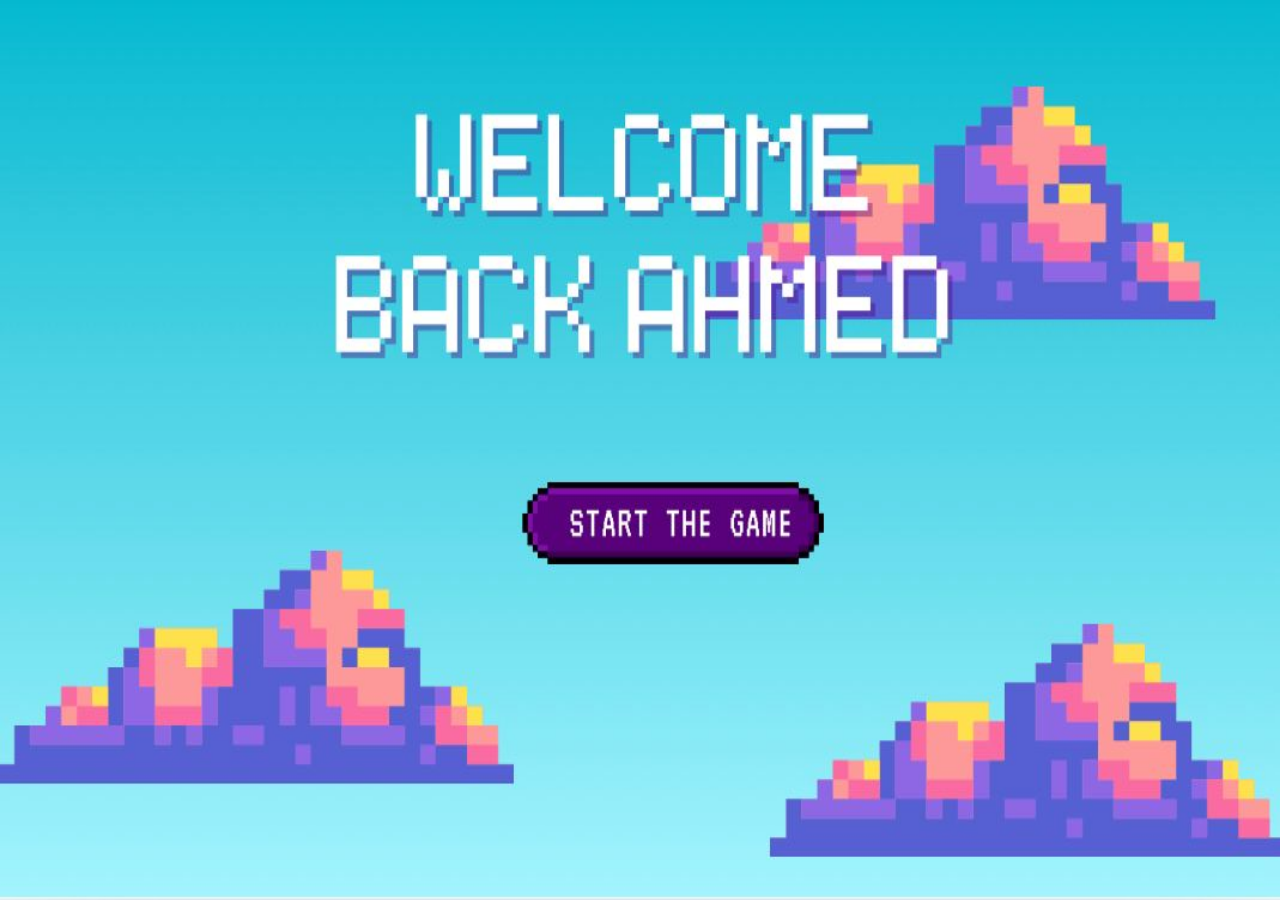
<file: index.html>
<!DOCTYPE html>
<html lang="en">
<head>
  <meta charset="UTF-8" />
  <meta name="viewport" content="width=device-width, initial-scale=1.0"/>
  <title>Memory Game</title>
  <link rel="stylesheet" href="style.css">
  <style>
    body {
      margin: 0;
      padding: 0;
      background: url('cover-bg.jpg') no-repeat center center fixed;
      background-size: 100% 100%; /* Fits whole image */
      width: 100vw;
      height: 100vh;
      overflow: hidden;
      position: relative;
    }

    .start-game-zone {
      position: absolute;
      top: 72%;  /* Adjust this to align over "Start Game" */
      left: 50%;
      transform: translateX(-50%);
      width: 170px;
      height: 50px;
      background-color: rgba(255, 255, 255, 0); /* Transparent */
      cursor: pointer;
      z-index: 99;
    }

    .start-game-zone:hover {
      background-color: rgba(255, 255, 255, 0.08); /* Optional hover */
    }
  </style>
</head>
<body>
  <a href="level1.html" class="start-game-zone" title="Start Game"></a>
</body>
</html>
</file>
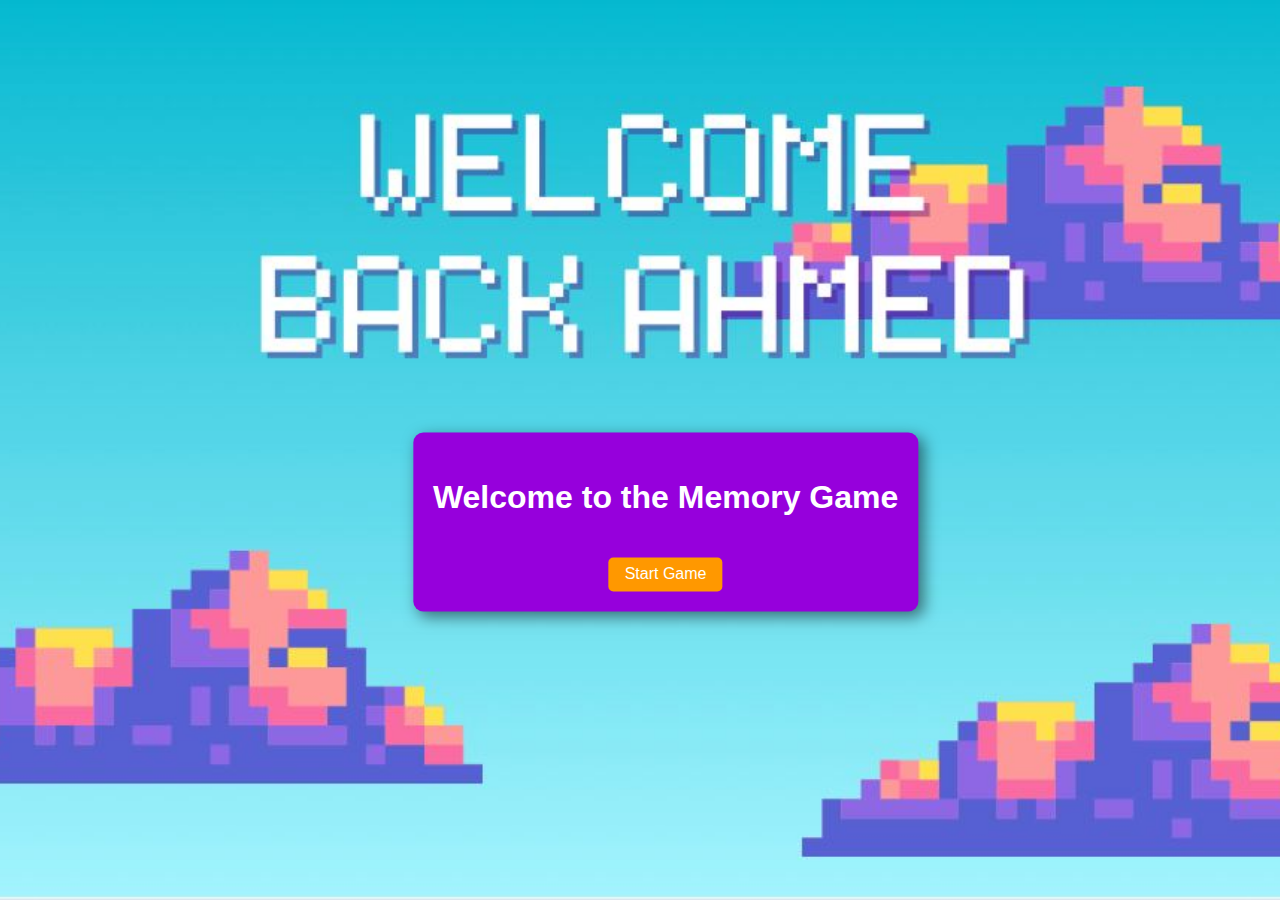
<file: match-card-game/index.html>
<!DOCTYPE html>
<html lang="en">
<head>
    <meta charset="UTF-8">
    <meta name="viewport" content="width=device-width, initial-scale=1.0">
    <title>Memory Game</title>
    <link rel="stylesheet" href="style.css">
</head>
<body class="cover-page">
    <div class="cover-container">
        <h2>Welcome to the Memory Game</h2>
        <button onclick="startGame()">Start Game</button>
    </div>
    <script>
        function startGame() {
            window.location.href = "level1.html"; // Redirect to Level 1
        }
    </script>
</body>
</html>
</file>
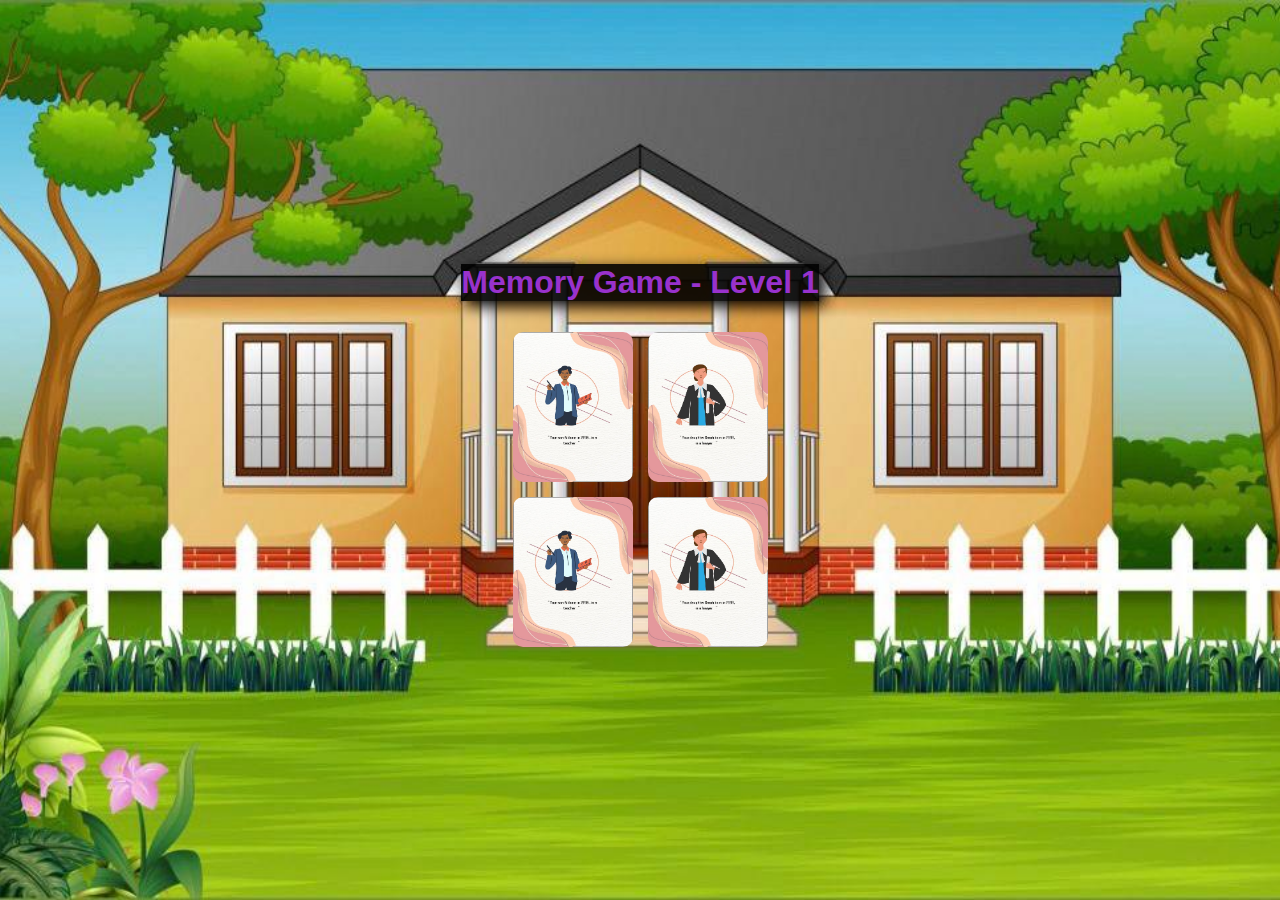
<file: level1.html>
<!DOCTYPE html>
<html lang="en">
<head>
    <meta charset="UTF-8">
    <meta name="viewport" content="width=device-width, initial-scale=1.0">
    <title>Memory Game - Level 1</title>
    <link rel="stylesheet" href="style.css">
</head>
<body class="level1-page">
    <h1>Memory Game - Level 1</h1>
    <div class="game-container">
        <div class="card" data-image="img1">
            <div class="card-inner">
                <div class="card-front">
                    <img src="back.jpg" alt="Back">
                </div>
                <div class="card-back">
                    <img src="img1.jpg" alt="Image 1">
                </div>
            </div>
        </div>
        <div class="card" data-image="img1">
            <div class="card-inner">
                <div class="card-front">
                    <img src="back.jpg" alt="Back">
                </div>
                <div class="card-back">
                    <img src="img1.jpg" alt="Image 1">
                </div>
            </div>
        </div>
        <div class="card" data-image="img2">
            <div class="card-inner">
                <div class="card-front">
                    <img src="back.jpg" alt="Back">
                </div>
                <div class="card-back">
                    <img src="img2.jpg" alt="Image 2">
                </div>
            </div>
        </div>
        <div class="card" data-image="img2">
            <div class="card-inner">
                <div class="card-front">
                    <img src="back.jpg" alt="Back">
                </div>
                <div class="card-back">
                    <img src="img2.jpg" alt="Image 2">
                </div>
            </div>
        </div>
    </div>
    <script src="script.js"></script>
</body>
</html>
</file>
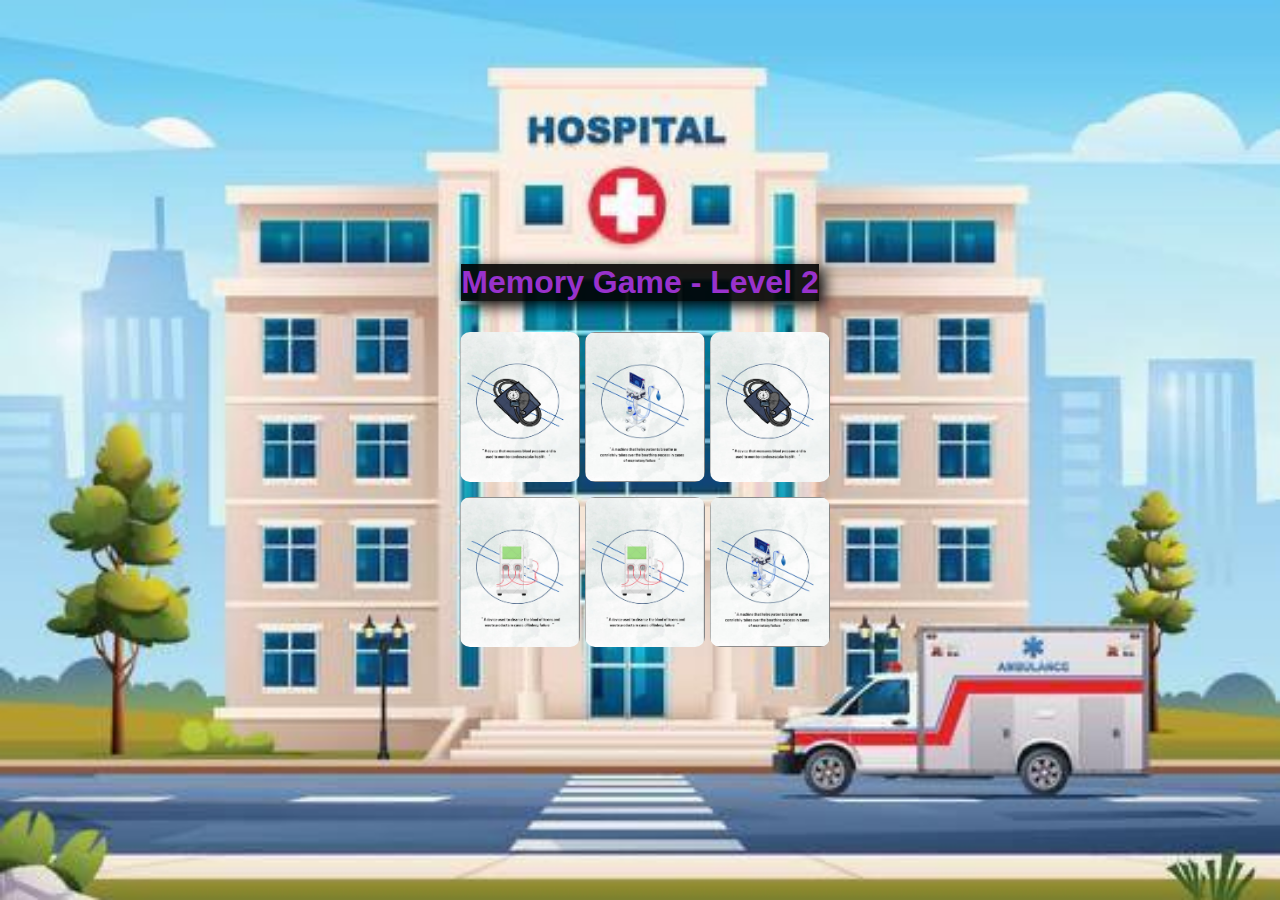
<file: level2.html>
<!DOCTYPE html>
<html lang="en">
<head>
    <meta charset="UTF-8">
    <meta name="viewport" content="width=device-width, initial-scale=1.0">
    <title>Memory Game - Level 2</title>
    <link rel="stylesheet" href="style.css">
</head>
<body class="level2-page">
    <h1>Memory Game - Level 2</h1>
    <div class="game-container">
        <div class="card" data-image="imgg1">
            <div class="card-inner">
                <div class="card-front">
                    <img src="back2.jpg" alt="Back">
                </div>
                <div class="card-back">
                    <img src="imgg1.jpg" alt="Image 1">
                </div>
            </div>
        </div>
        <div class="card" data-image="imgg1">
            <div class="card-inner">
                <div class="card-front">
                    <img src="back2.jpg" alt="Back">
                </div>
                <div class="card-back">
                    <img src="imgg1.jpg" alt="Image 1">
                </div>
            </div>
        </div>
        <div class="card" data-image="imgg2">
            <div class="card-inner">
                <div class="card-front">
                    <img src="back2.jpg" alt="Back">
                </div>
                <div class="card-back">
                    <img src="imgg2.jpg" alt="Image 2">
                </div>
            </div>
        </div>
        <div class="card" data-image="imgg2">
            <div class="card-inner">
                <div class="card-front">
                    <img src="back2.jpg" alt="Back">
                </div>
                <div class="card-back">
                    <img src="imgg2.jpg" alt="Image 2">
                </div>
            </div>
        </div>
        <div class="card" data-image="imgg3">
            <div class="card-inner">
                <div class="card-front">
                    <img src="back2.jpg" alt="Back">
                </div>
                <div class="card-back">
                    <img src="imgg3.jpg" alt="Image 3">
                </div>
            </div>
        </div>
        <div class="card" data-image="imgg3">
            <div class="card-inner">
                <div class="card-front">
                    <img src="back2.jpg" alt="Back">
                </div>
                <div class="card-back">
                    <img src="imgg3.jpg" alt="Image 3">
                </div>
            </div>
        </div>
    </div>
    <script src="script.js"></script>
</body>
</html>
</file>
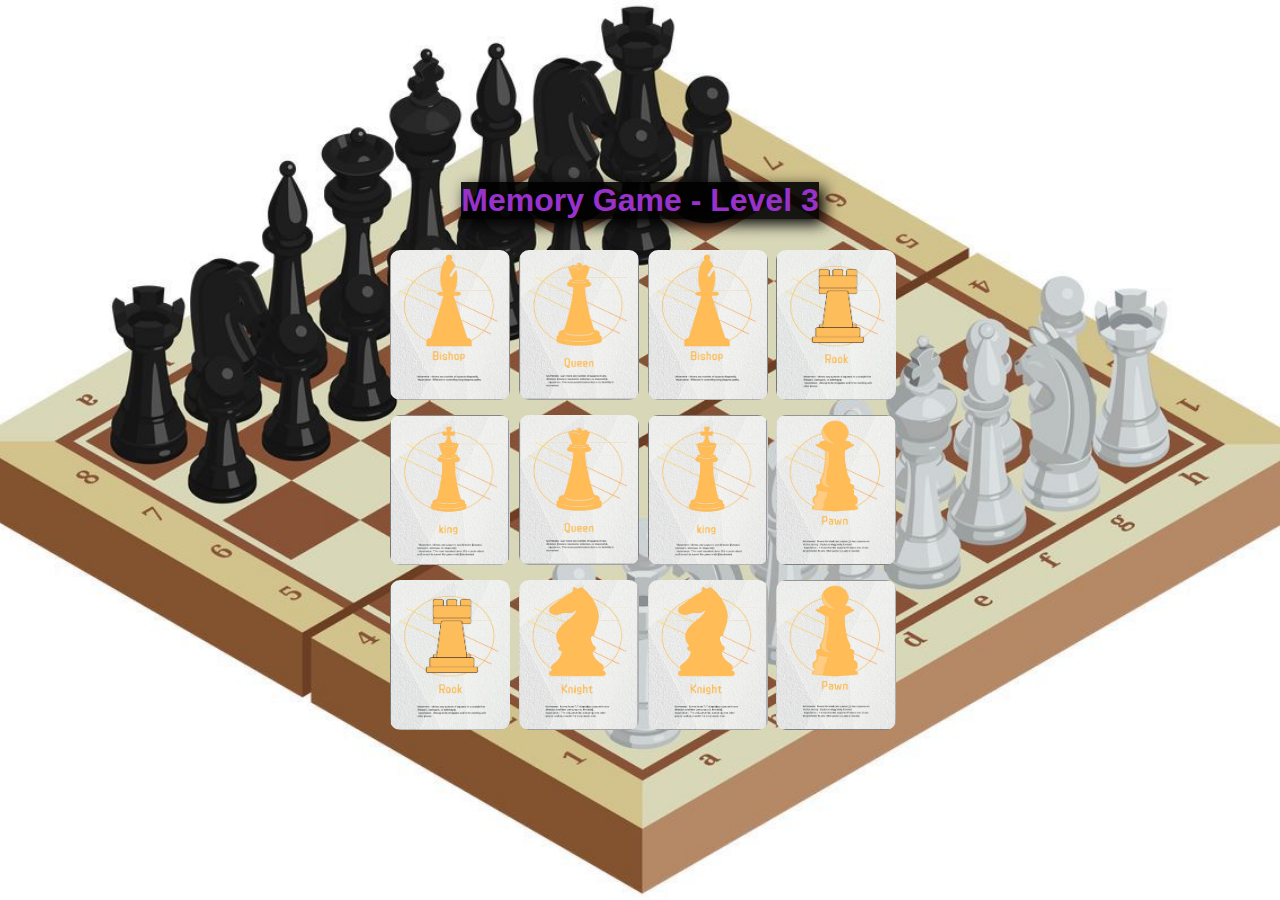
<file: level3.html>
<!DOCTYPE html>
<html lang="en">
<head>
    <meta charset="UTF-8">
    <meta name="viewport" content="width=device-width, initial-scale=1.0">
    <title>Memory Game - Level 3</title>
    <link rel="stylesheet" href="style.css">
</head>
<body class="level3-page">
    <h1>Memory Game - Level 3</h1>
    <div class="game-container">
        <div class="card" data-image="imggg1">
            <div class="card-inner">
                <div class="card-front">
                    <img src="back3.jpg" alt="Back">
                </div>
                <div class="card-back">
                    <img src="imggg1.jpg" alt="Image 1">
                </div>
            </div>
        </div>
        <div class="card" data-image="imggg1">
            <div class="card-inner">
                <div class="card-front">
                    <img src="back3.jpg" alt="Back">
                </div>
                <div class="card-back">
                    <img src="imggg1.jpg" alt="Image 1">
                </div>
            </div>
        </div>
        <div class="card" data-image="imggg2">
            <div class="card-inner">
                <div class="card-front">
                    <img src="back3.jpg" alt="Back">
                </div>
                <div class="card-back">
                    <img src="imggg2.jpg" alt="Image 2">
                </div>
            </div>
        </div>
        <div class="card" data-image="imggg2">
            <div class="card-inner">
                <div class="card-front">
                    <img src="back3.jpg" alt="Back">
                </div>
                <div class="card-back">
                    <img src="imggg2.jpg" alt="Image 2">
                </div>
            </div>
        </div>
        <div class="card" data-image="imggg3">
            <div class="card-inner">
                <div class="card-front">
                    <img src="back3.jpg" alt="Back">
                </div>
                <div class="card-back">
                    <img src="imggg3.jpg" alt="Image 3">
                </div>
            </div>
        </div>
        <div class="card" data-image="imggg3">
            <div class="card-inner">
                <div class="card-front">
                    <img src="back3.jpg" alt="Back">
                </div>
                <div class="card-back">
                    <img src="imggg3.jpg" alt="Image 3">
                </div>
            </div>
        </div>
        <div class="card" data-image="imggg4">
            <div class="card-inner">
                <div class="card-front">
                    <img src="back3.jpg" alt="Back">
                </div>
                <div class="card-back">
                    <img src="imggg4.jpg" alt="Image 4">
                </div>
            </div>
        </div>
        <div class="card" data-image="imggg4">
            <div class="card-inner">
                <div class="card-front">
                    <img src="back3.jpg" alt="Back">
                </div>
                <div class="card-back">
                    <img src="imggg4.jpg" alt="Image 4">
                </div>
            </div>
        </div>
        <div class="card" data-image="imggg5">
            <div class="card-inner">
                <div class="card-front">
                    <img src="back3.jpg" alt="Back">
                </div>
                <div class="card-back">
                    <img src="imggg5.jpg" alt="Image 5">
                </div>
            </div>
        </div>
        <div class="card" data-image="imggg5">
            <div class="card-inner">
                <div class="card-front">
                    <img src="back3.jpg" alt="Back">
                </div>
                <div class="card-back">
                    <img src="imggg5.jpg" alt="Image 5">
                </div>
            </div>
        </div>
        <div class="card" data-image="imggg6">
            <div class="card-inner">
                <div class="card-front">
                    <img src="back3.jpg" alt="Back">
                </div>
                <div class="card-back">
                    <img src="imggg6.jpg" alt="Image 6">
                </div>
            </div>
        </div>
        <div class="card" data-image="imggg6">
            <div class="card-inner">
                <div class="card-front">
                    <img src="back3.jpg" alt="Back">
                </div>
                <div class="card-back">
                    <img src="imggg6.jpg" alt="Image 6">
                </div>
            </div>
        </div>
    </div>
    <script src="script.js"></script>
</body>
</html>
</file>
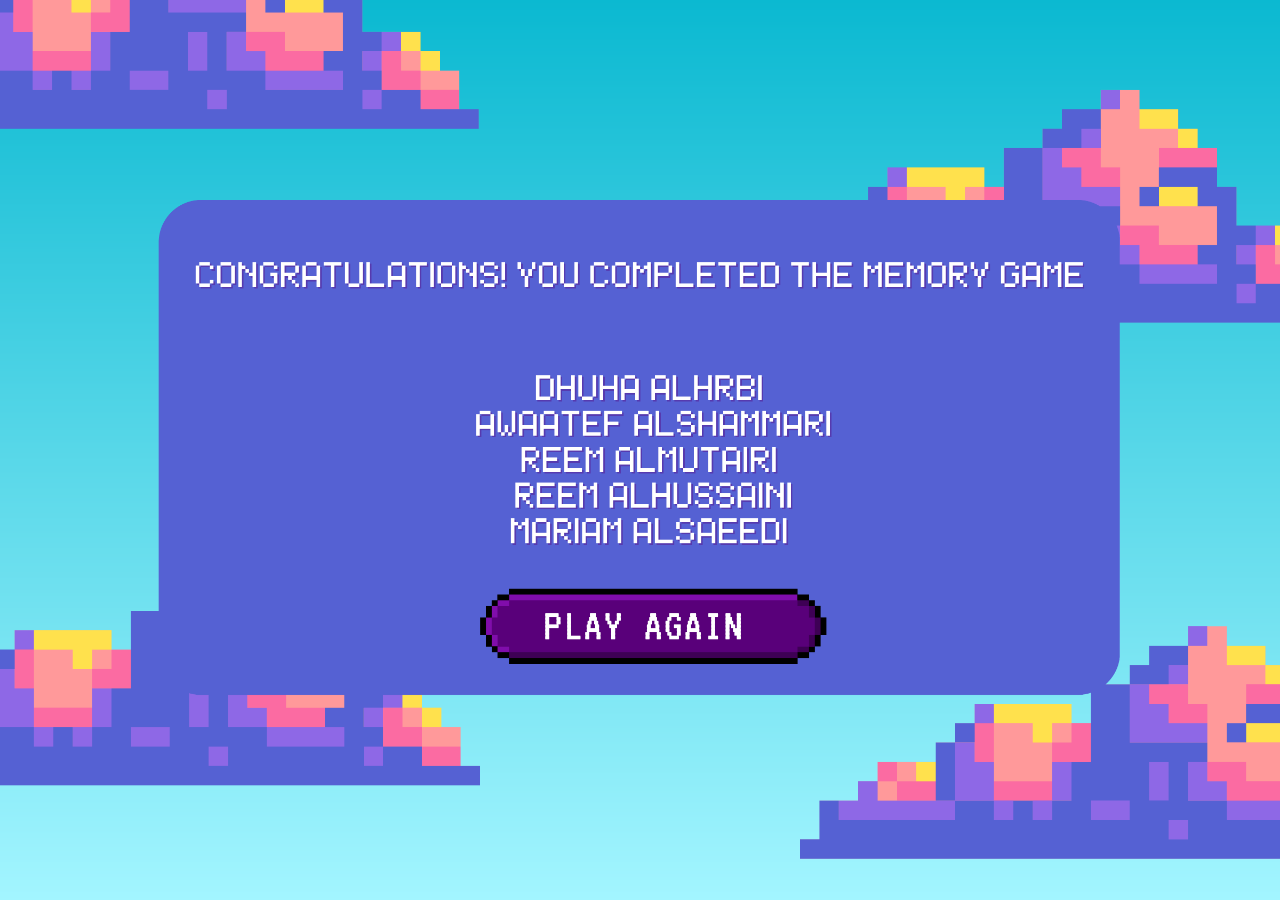
<file: winner.html>
<!DOCTYPE html>
<html lang="en">
<head>
  <meta charset="UTF-8" />
  <meta name="viewport" content="width=device-width, initial-scale=1.0"/>
  <title>Game Completed</title>
  <link rel="stylesheet" href="style.css">
  <style>
    body {
      margin: 0;
      padding: 0;
      background: url('winner-bg-converted.png') no-repeat center center fixed;
      background-size: cover;
      height: 100vh;
      position: relative;
    }

    .play-again-zone {
      position: absolute;
      bottom: 8%;  /* adjust this based on exact button position */
      left: 50%;
      transform: translateX(-50%);
      width: 200px;  /* width of clickable zone */
      height: 60px;  /* height of clickable zone */
      cursor: pointer;
      background-color: rgba(255, 255, 255, 0); /* fully transparent */
    }

    .play-again-zone:hover {
      background-color: rgba(255, 255, 255, 0.1); /* subtle feedback on hover */
    }
  </style>
</head>
<body>
  <a href="index.html" class="play-again-zone" title="Play Again"></a>
</body>
</html>
</file>
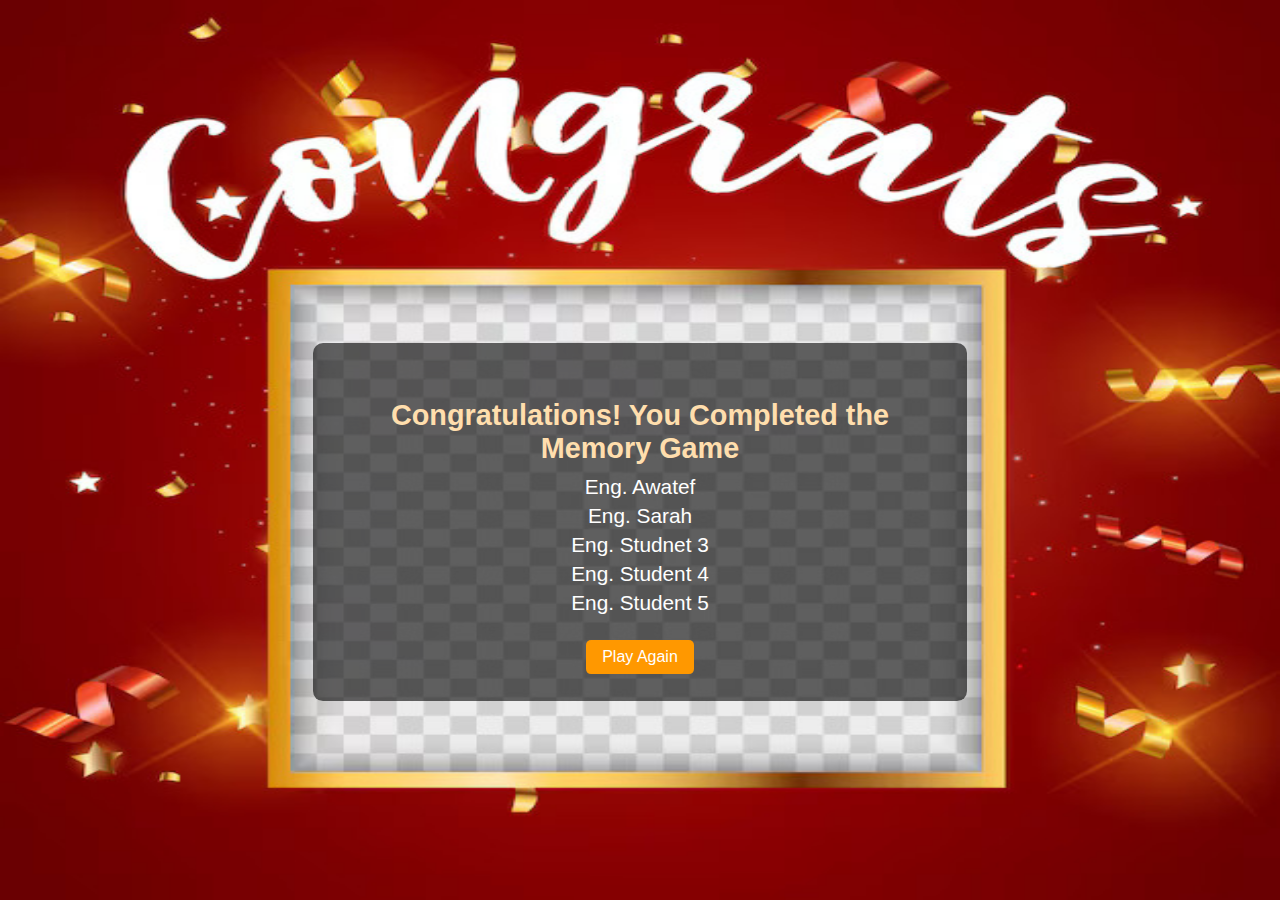
<file: match-card-game/winner.html>
<!DOCTYPE html>
<html lang="en">
<head>
    <meta charset="UTF-8">
    <meta name="viewport" content="width=device-width, initial-scale=1.0">
    <title>Game Completed</title>
    <link rel="stylesheet" href="style.css">
</head>
<body class="winner-page">
    <div class="winner-container">
        <h3>Congratulations! You Completed the Memory Game</h3>
        <ul>
            <li>Eng. Awatef</li>
            <li>Eng. Sarah</li>
            <li>Eng. Studnet 3</li>
            <li>Eng. Student 4</li>
            <li>Eng. Student 5</li>
        </ul>
        <button onclick="restartGame()">Play Again</button>
    </div>
    <script>
        function restartGame() {
            window.location.href = "index.html"; // Redirect back to cover page
        }
    </script>
</body>
</html>
</file>
<file: style.css>
/* General body styling */
body {
    font-family: Arial, sans-serif;
    text-align: center;
    margin: 0;
}

/* Cover page background */
.cover-page {
    background-image: url('cover-bg.jpg'); /* Set your cover background image */
    background-size: cover;
    background-position: center;
    display: flex;
    justify-content: center;
    align-items: center;
    height: 100vh;
    overflow: hidden;
    position: relative;
}

/* Cover page box */
.cover-container {
    background: rgba(150, 0, 220, 1.6);
    padding: 20px;
    border-radius: 10px;
    position: absolute;
    
    /* Manually change these values to move the box */
    top: 58%;  /* Move up/down */
    left: 52%; /* Move left/right */
    
    transform: translate(-50%, -50%);
    box-shadow: 5px 5px 15px rgba(0, 0, 0, 0.5);
}

/* Cover title */
.cover-container h2 {
    color: white;
    font-size: 2em;

}

h1 {
    color: darkorchid;
    font-size: 2em;
    box-shadow: 5px 5px 15px rgba(0, 0, 0, 1.0);
    background: rgba(0, 0, 0, 0.9);

}



/* Start button */
button {
    background-color: #ff9800;
    color: white;
    font-size: 18px;
    padding: 10px 20px;
    border: none;
    border-radius: 5px;
    cursor: pointer;
    transition: background 0.3s;
}

button:hover {
    background-color: #e68900;
}


/* Level 1 background */
.level1-page {
    background-image: url('level1-bg.jpg'); /* Background for Level 1 */
    background-size: cover;
    background-position: center;
    height: 100vh;
    display: flex;
    flex-direction: column;
    justify-content: center;
    align-items: center;
}

/* Fix Level 1 Card Layout (2x2 Grid) */
.level1-page .game-container {
    display: grid;
    grid-template-columns: repeat(2, 120px); /* 2 cards per row */
    grid-gap: 15px;
    justify-content: center;
    align-items: center;
}



/* Card container */
.card {
    width: 120px;
    height: 150px;
    position: relative;
    cursor: pointer;
    transform-style: preserve-3d;
}

/* Inner flipping element */
.card-inner {
    width: 100%;
    height: 100%;
    position: relative;
    transform-style: preserve-3d;
    transform-origin: center;
    transition: transform 0.6s ease-in-out;
}

/* Front and Back faces */
.card-front, .card-back {
    width: 100%;
    height: 100%;
    position: absolute;
    backface-visibility: hidden;
    border-radius: 10px;
}

/* Show front first */
.card-front img, .card-back img {
    width: 100%;
    height: 100%;
    border-radius: 10px;
}

/* Hide back initially */
.card-back {
    transform: rotateY(180deg);
}

/* Flip effect */
.card.flip .card-inner {
    transform: rotateY(180deg);
}

/* Level 2 background */
.level2-page {
    background-image: url('level2-bg.jpg'); /* Background for Level 2 */
    background-size: cover;
    background-position: center;
    height: 100vh;
    display: flex;
    flex-direction: column;
    justify-content: center;
    align-items: center;
}

/* Game container for 6 cards (3x2 Grid) */
.level2-page .game-container {
    display: grid;
    grid-template-columns: repeat(auto-fit, minmax(100px, 1fr));
    grid-gap: 15px;
    max-width: 360px;
    margin: 0 auto;
}





/* Level 3 background */
.level3-page {
    background-image: url('level3-bg.jpg'); /* Background for Level 3 */
    background-size: cover;
    background-position: center;
    height: 100vh;
    display: flex;
    flex-direction: column;
    justify-content: center;
    align-items: center;
}

/* Game container for 12 cards */
.game-container {
    display: grid;
    grid-template-columns: repeat(auto-fit, minmax(100px, 1fr));
    gap: 15px;
    padding: 10px;
    max-width: 500px;
    margin: 0 auto;
}


/* Winner page background */
.winner-page {
    background-image: url('winner-bg.jpg'); /* Using your provided background */
    background-size: 100% 100%; /* Ensures full width and height fit */
    background-position: center;
    background-repeat: no-repeat;
    background-attachment: fixed;
    width: 100vw;
    height: 100vh;
    display: flex;
    justify-content: center;
    align-items: center;
    margin: 0;
    padding: 0;
    overflow: hidden;
}


/* Winner container (Exactly inside the transparent box) */
.winner-container {
    background: rgba(0, 0, 0, 0.6); /* Transparent dark overlay */
    padding: 27px;
    border-radius: 10px;
    text-align: center;
    width: 400vw; /* Ensures it fits inside the transparent box */
    max-width: 600px;
    height: auto;
    position: absolute;
    top: 58%;
    left: 50%;
    transform: translate(-50%, -50%); /* Centers perfectly */
}

/* Title */
.winner-container h3 {
    color: navajowhite;
    font-size: 1.8em;
    margin-bottom: 10px;
}

/* Student list */
.winner-container ul {
    list-style: none;
    padding: 0;
    margin: 10px 0;

}

.winner-container li {
    color: white;
    font-size: 1.3em;
    margin: 5px 0;
}

/* Play Again Button */
button {
    background-color: #ff9800;
    color: white;
    font-size: 16px;
    padding: 8px 16px;
    border: none;
    border-radius: 5px;
    cursor: pointer;
    transition: background 0.3s;
    margin-top: 15px;
}

button:hover {
    background-color: #e68900;
}

/* ✅ MOBILE RESPONSIVENESS */
@media (max-width: 768px) {
  .game-container {
    grid-template-columns: repeat(2, 100px); /* 2 cards per row */
    grid-gap: 10px;
  }

  .card {
    width: 100px;
    height: 130px;
  }

  h1 {
    font-size: 1.5em;
    padding: 10px;
  }

  .cover-container {
    width: 90%;
    padding: 15px;
  }

  .winner-container {
    width: 90%;
    padding: 15px;
  }

  .winner-container h3 {
    font-size: 1.5em;
  }

  .winner-container li {
    font-size: 1.1em;
  }
}
</file>
<file: match-card-game/style.css>
/* General body styling */
body {
    font-family: Arial, sans-serif;
    text-align: center;
    margin: 0;
}

/* Cover page background */
.cover-page {
    background-image: url('cover-bg.jpg'); /* Set your cover background image */
    background-size: cover;
    background-position: center;
    display: flex;
    justify-content: center;
    align-items: center;
    height: 100vh;
    overflow: hidden;
    position: relative;
}

/* Cover page box */
.cover-container {
    background: rgba(150, 0, 220, 1.6);
    padding: 20px;
    border-radius: 10px;
    position: absolute;
    
    /* Manually change these values to move the box */
    top: 58%;  /* Move up/down */
    left: 52%; /* Move left/right */
    
    transform: translate(-50%, -50%);
    box-shadow: 5px 5px 15px rgba(0, 0, 0, 0.5);
}

/* Cover title */
.cover-container h2 {
    color: white;
    font-size: 2em;

}

h1 {
    color: darkorchid;
    font-size: 2em;
    box-shadow: 5px 5px 15px rgba(0, 0, 0, 1.0);
    background: rgba(0, 0, 0, 0.9);

}



/* Start button */
button {
    background-color: #ff9800;
    color: white;
    font-size: 18px;
    padding: 10px 20px;
    border: none;
    border-radius: 5px;
    cursor: pointer;
    transition: background 0.3s;
}

button:hover {
    background-color: #e68900;
}


/* Level 1 background */
.level1-page {
    background-image: url('level1-bg.jpg'); /* Background for Level 1 */
    background-size: cover;
    background-position: center;
    height: 100vh;
    display: flex;
    flex-direction: column;
    justify-content: center;
    align-items: center;
}

/* Fix Level 1 Card Layout (2x2 Grid) */
.level1-page .game-container {
    display: grid;
    grid-template-columns: repeat(2, 120px); /* 2 cards per row */
    grid-gap: 15px;
    justify-content: center;
    align-items: center;
}



/* Card container */
.card {
    width: 120px;
    height: 150px;
    position: relative;
    cursor: pointer;
    transform-style: preserve-3d;
}

/* Inner flipping element */
.card-inner {
    width: 100%;
    height: 100%;
    position: relative;
    transform-style: preserve-3d;
    transform-origin: center;
    transition: transform 0.6s ease-in-out;
}

/* Front and Back faces */
.card-front, .card-back {
    width: 100%;
    height: 100%;
    position: absolute;
    backface-visibility: hidden;
    border-radius: 10px;
}

/* Show front first */
.card-front img, .card-back img {
    width: 100%;
    height: 100%;
    border-radius: 10px;
}

/* Hide back initially */
.card-back {
    transform: rotateY(180deg);
}

/* Flip effect */
.card.flip .card-inner {
    transform: rotateY(180deg);
}

/* Level 2 background */
.level2-page {
    background-image: url('level2-bg.jpg'); /* Background for Level 2 */
    background-size: cover;
    background-position: center;
    height: 100vh;
    display: flex;
    flex-direction: column;
    justify-content: center;
    align-items: center;
}

/* Game container for 6 cards (3x2 Grid) */
.level2-page .game-container {
    display: grid;
    grid-template-columns: repeat(3, 120px); /* 3 cards per row */
    grid-gap: 15px;
    justify-content: center;
    align-items: center;
}




/* Level 3 background */
.level3-page {
    background-image: url('level3-bg.jpg'); /* Background for Level 3 */
    background-size: cover;
    background-position: center;
    height: 100vh;
    display: flex;
    flex-direction: column;
    justify-content: center;
    align-items: center;
}

/* Game container for 12 cards */
.game-container {
    display: grid;
    grid-template-columns: repeat(4, 120px); /* 4 cards per row */
    grid-gap: 15px;
    justify-content: center;
    align-items: center;
}


/* Winner page background */
.winner-page {
    background-image: url('winner-bg.jpg'); /* Using your provided background */
    background-size: 100% 100%; /* Ensures full width and height fit */
    background-position: center;
    background-repeat: no-repeat;
    background-attachment: fixed;
    width: 100vw;
    height: 100vh;
    display: flex;
    justify-content: center;
    align-items: center;
    margin: 0;
    padding: 0;
    overflow: hidden;
}


/* Winner container (Exactly inside the transparent box) */
.winner-container {
    background: rgba(0, 0, 0, 0.6); /* Transparent dark overlay */
    padding: 27px;
    border-radius: 10px;
    text-align: center;
    width: 400vw; /* Ensures it fits inside the transparent box */
    max-width: 600px;
    height: auto;
    position: absolute;
    top: 58%;
    left: 50%;
    transform: translate(-50%, -50%); /* Centers perfectly */
}

/* Title */
.winner-container h3 {
    color: navajowhite;
    font-size: 1.8em;
    margin-bottom: 10px;
}

/* Student list */
.winner-container ul {
    list-style: none;
    padding: 0;
    margin: 10px 0;

}

.winner-container li {
    color: white;
    font-size: 1.3em;
    margin: 5px 0;
}

/* Play Again Button */
button {
    background-color: #ff9800;
    color: white;
    font-size: 16px;
    padding: 8px 16px;
    border: none;
    border-radius: 5px;
    cursor: pointer;
    transition: background 0.3s;
    margin-top: 15px;
}

button:hover {
    background-color: #e68900;
}
</file>
